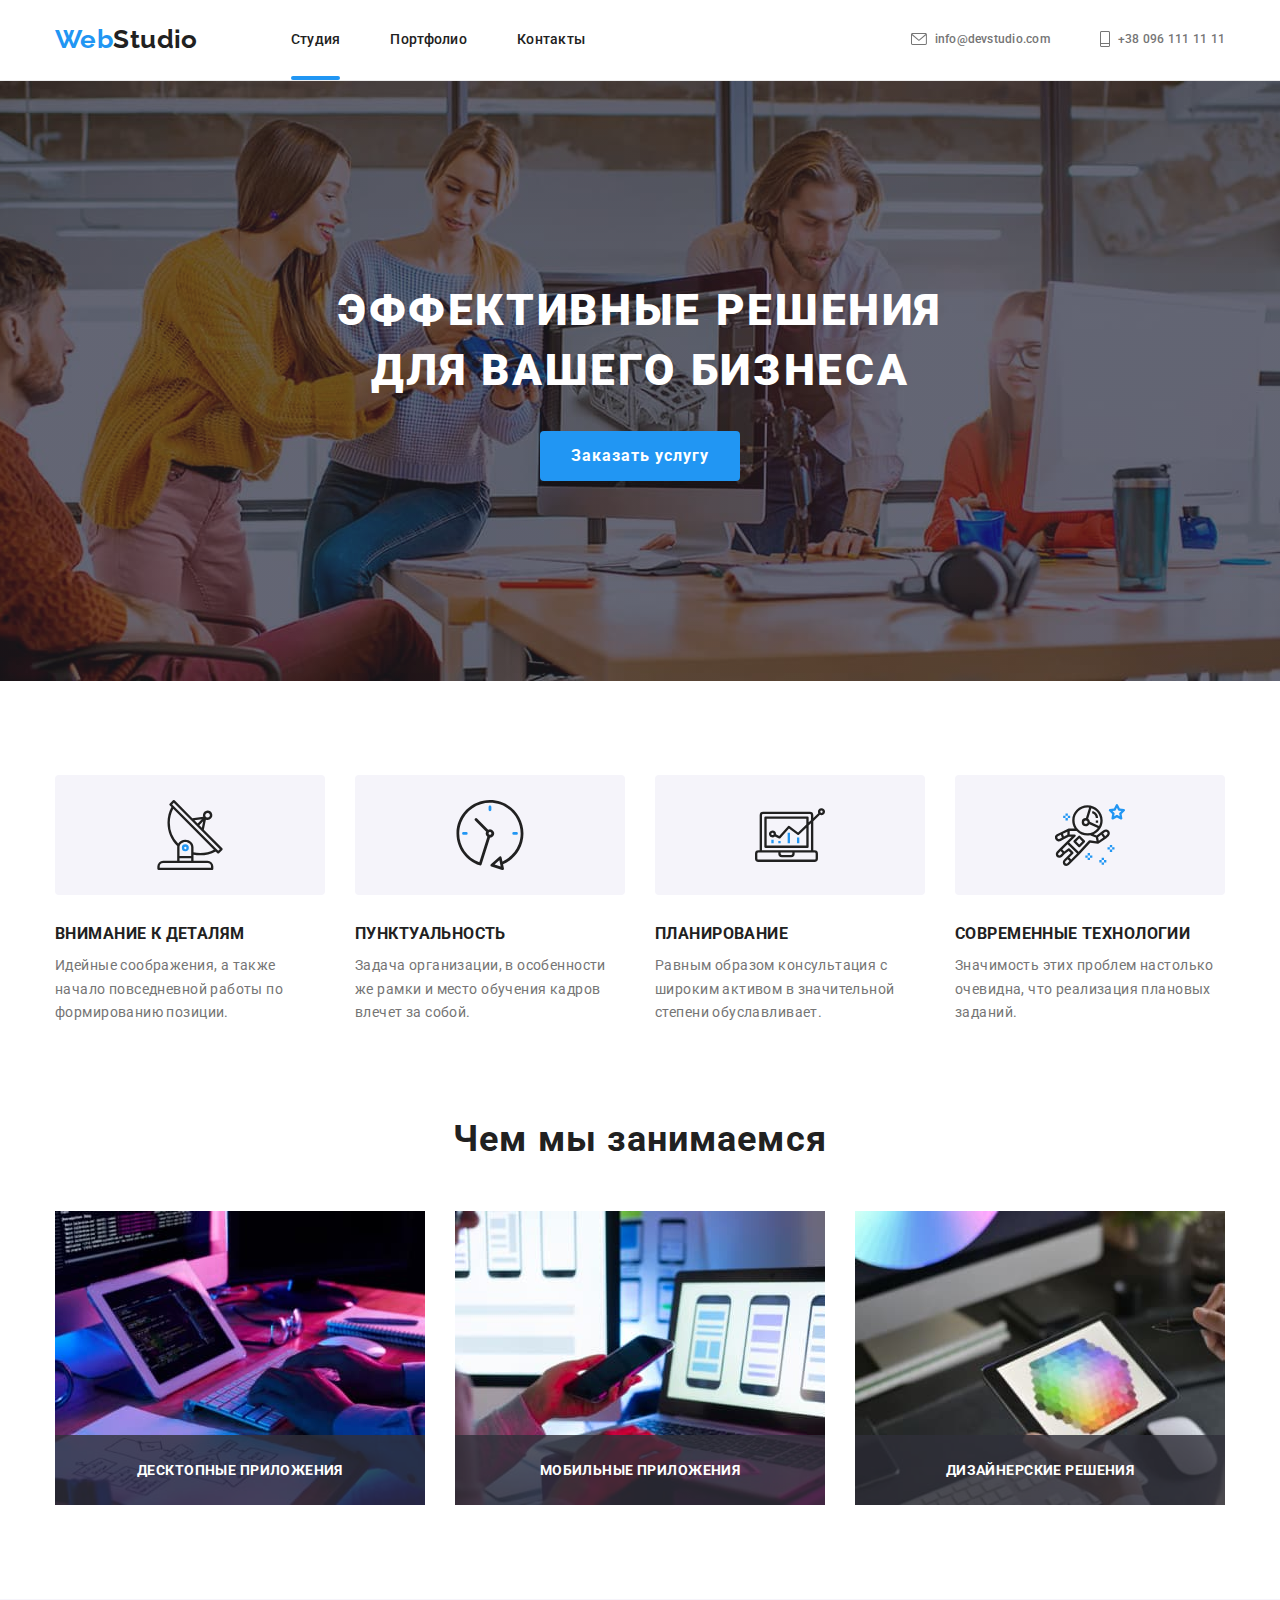
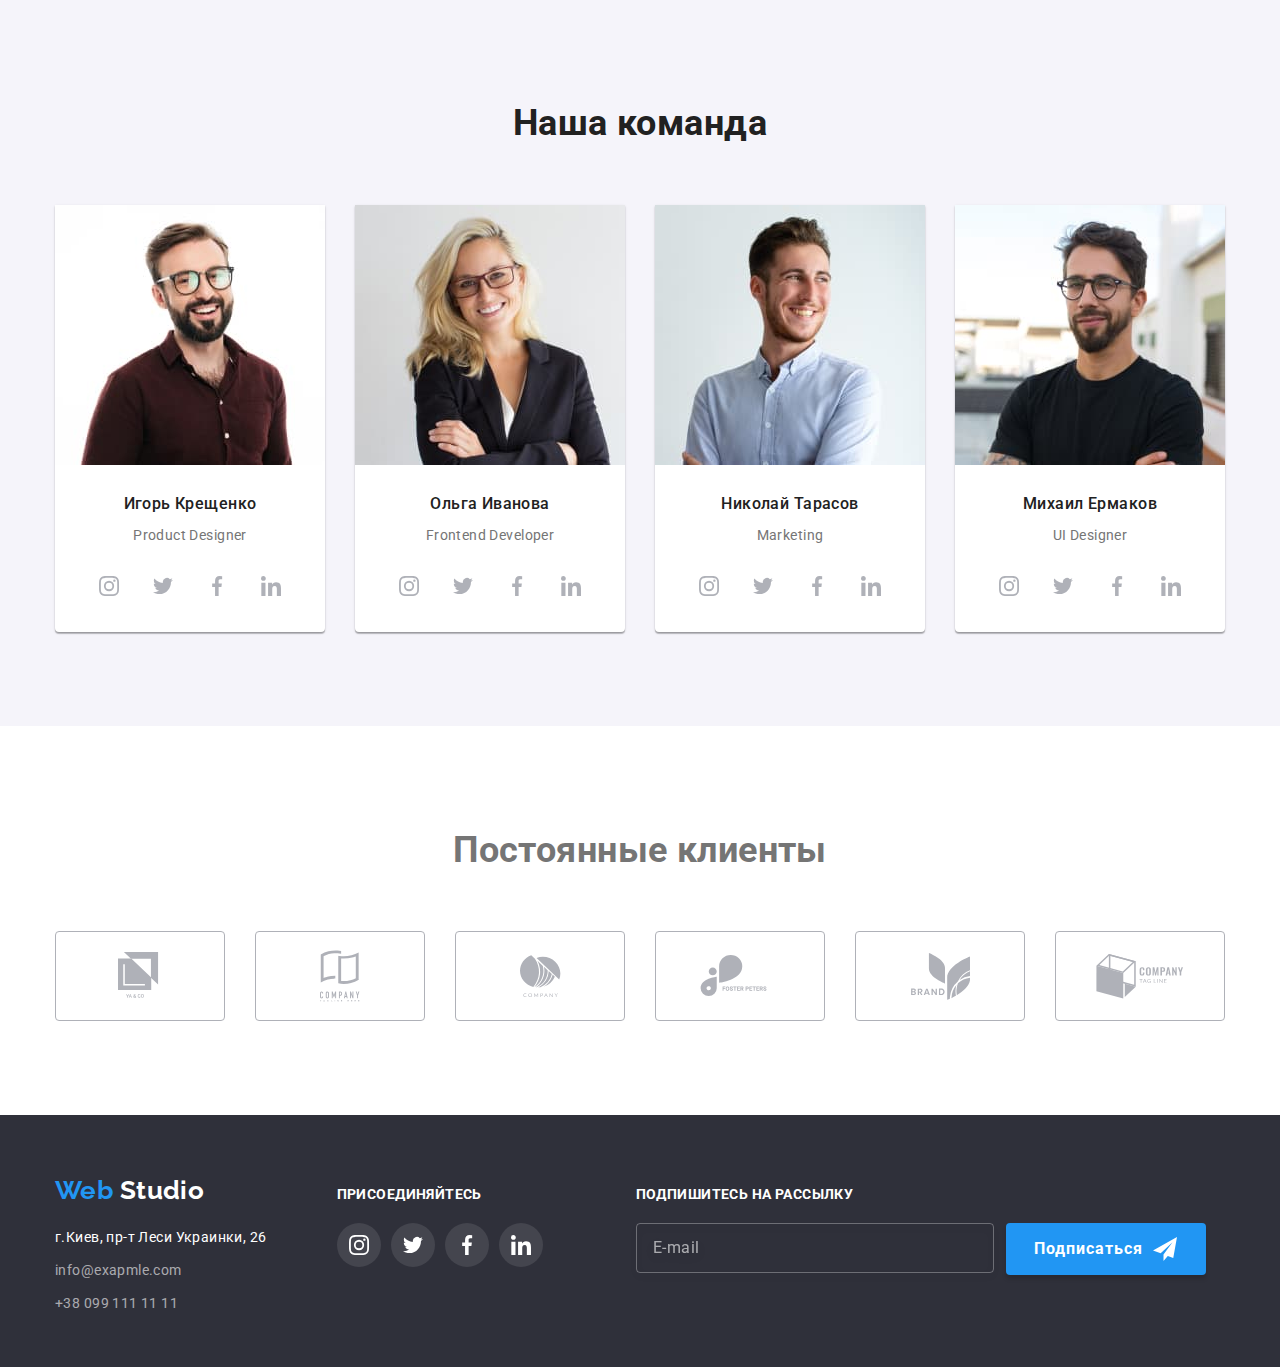
<file: index.html>
<!DOCTYPE html>
<html lang="ru">
<head>
    <meta charset="UTF-8">
    <meta name="viewport" content="width=device-width, initial-scale=1.0">
    <title>Homework</title>
    <link href="https://fonts.googleapis.com/css2?family=Raleway:wght@700&family=Roboto:wght@400;500;700;900&display=swap" rel="stylesheet">
        <link rel="stylesheet" href="https://cdnjs.cloudflare.com/ajax/libs/modern-normalize/1.0.0/modern-normalize.css">
    <link rel="stylesheet" href="./css/main.min.css">
</head>
<body>

    <!-- Хэдэр  -->
    
    <header class="header-page">
        <div class="container main-nav">
       
        <a href="./index.html" class="nav-logo">Web <span class="logo-studio">Studio</span></a>

        <button type="button" class="menu-btn" aria-expanded="false" data-menu-button>
            <svg width="40" height="40" aria-label="Переключатель мобильного меню">
                <use class="icon-menu" href="./img/sprite.svg#icon-menu"></use>
                <use class="icon-cross" href="./img/sprite.svg#icon-menu-close"></use>             
            </svg>
        </button>
        
        <div class="menu-container" id="menu-container" data-menu>
            <nav class="site-nav">
            <ul class="list nav-list">
                <li class="item"><a href="" class="site-link current">Студия</a></li>
                <li class="item"><a href="./portfolio.html" class="site-link">Портфолио</a></li>
                <li class="item"><a href="#contacts" class="site-link">Контакты</a></li>
            </ul>
            </nav>
            
            
            <ul class="list info-list">
                <li class="item">
                    <a href="mailto:info@devstudio.com" class="info-link">
                        <svg class="icon" width="16" height="12">
                            <use href="./img/sprite.svg#icon-envelope"></use>
                        </svg>
                        info@devstudio.com
                    </a>
                </li>
            
                <li class="item">
                    <a href="tel:+380991111111" class="info-link">
                        <svg class="icon" width="10" height="16">
                            <use href="./img/sprite.svg#icon-phone"></use>
                        </svg>
                        +38 096 111 11 11
                    </a>
                </li>
            </ul>
        </div> 
      </div>
    </header>

    <main>
               <!-- Герой -->
    
        <section class="hero">   
           <div class="container hero-cont">
            <h1 class="hero-title">Эффективные решения<br> для вашего бизнеса</h1>

             <button class="btn" data-modal-open>Заказать услугу</button>

                        <div class="backdrop is-hidden" data-modal>
                            <div class="modal">
                                
                                <!-- Форма -->

                        <button class="btn-close" data-modal-close>
                            <svg class="icon-close" width="18" height="18">
                                <use href="./img/sprite.svg#icon-modal-btnclose"></use>
                            </svg>
                        </button>

                 <form class="form">
               <h1 class="form-title">Оставьте свои данные, мы вам перезвоним</h1>
                                 
                        <ul class="list form-list">

                            <li class="form-item">
                                <label class="form-field">
                                    <span class="field-title">Имя</span>                
                            <input class="input-form" type="text" name="name">
                                <svg class="icon-form">
                                    <use href="./img/sprite.svg#icon-modal-name"></use>
                                </svg>         
                        </label>
                    </li>
                                                                            
                            <li class="form-item">
                                    <label class="form-field">
                                        <span class="field-title">Телефон</span>
                                        <input class="input-form" type="tel" name="tel">
                                        <svg class="icon-form">
                                            <use href="./img/sprite.svg#icon-modal-tel"></use>
                                        </svg>
                                    </label>
                        </li>
                                                                                                    
                            <li class="form-item">
                                <label class="form-field" for="mail">
                            <span class="field-title">Почта</span>
                            <input class="input-form" type="email">
                            <svg class="icon-form">
                                <use href="./img/sprite.svg#icon-modal-mail"></use>
                            </svg>
                        </label>
                    </li>
                        </ul>             
                             
                            <label class="form-field text-area" for="comment">
                                <span class="field-title">Комментарий</span>
                        <textarea class="textarea-field" name="comment" placeholder="Введите текст"></textarea>
                    </label>
                    
                    <!-- Checkbox -->

                   <label class="checkbox-field">
                        <input type="checkbox" name="licence" class="checkbox">
                        <span class="checkbox-label">
                            Соглашаюсь с рассылкой и принимаю &zwnj;<a href="#" class="checkbox-link">Условия
                                договора</a></span>
                   </label>

                    <button class="btn-submit" type="submit">Отправить</button>
            </form>
            </div>
        </div>
            </div>                          
        </section>

                       <!-- Детали -->

    <section class="features">
        <h2 class="visually-hidden">План</h2>

 <div class="container">
     <ul class="list features-list">
         
    <li class="item features-item">
        <div class="icon-box">
            <svg class="icon" widht="70" height="70">
                <use href="./img/sprite.svg#icon-antenna"></use>
            </svg>
        </div>
        <h3 class="features-title">Внимание к деталям</h3>
        <p class="features-text">Идейные соображения, а также начало повседневной работы по формированию позиции.</p>
    </li>

    <li class="item features-item">
        <div class="icon-box">
            <svg class="icon" width="70" height="70">
                <use href="./img/sprite.svg#icon-clock"></use>
            </svg>
        </div>
        <h3 class="features-title">Пунктуальность</h3>
        <p class="features-text">Задача организации, в особенности же рамки и место обучения кадров влечет за собой.</p>
    </li>

    <li class="item features-item">
        <div class="icon-box">
            <svg class="icon"  width="70" height="70">
                <use href="./img/sprite.svg#icon-diagram"></use>
            </svg>
        </div>
        <h3 class="features-title">Планирование</h3>
        <p class="features-text">Равным образом консультация с широким активом в значительной степени обуславливает.</p>
    </li>

    <li class="item features-item">
    <div class="icon-box">
        <svg class="icon" width="70" height="70">
            <use href="./img/sprite.svg#icon-astronaut"></use>
        </svg>
    </div>
        <h3 class="features-title">Современные технологии</h3>
        <p class="features-text">Значимость этих проблем настолько очевидна, что реализация плановых заданий.</p>
    </li>
</ul>
</div>
    </section>

    <!-- Чем занимаемся -->
    <section class="occupation">        
     <div class="container">
        <h2 class="occupation-title">Чем мы занимаемся</h2>

        <ul class="list occupation-pics">
            <li class="item">
                <div class="thumb-occup">
                    <img srcset="./img/occup/occup1-@1x.jpg 1x, ./img/occup/occup1-@2x.jpg 2x"
                    src="./img/occup/occup1-@1x.jpg" alt="руки на клавиатуре" width="370">
                    
                    <div class="occup-overlay">
                        <p class="occup-overlay-text">Десктопные приложения</p>
                    </div>
                </div>
            </li>

            <li class="item">
                <div class="thumb-occup">
                    <img srcset="./img/occup/occup2-@1x.jpg 1x, ./img/occup/occup2-@2x.jpg 2x"
                    src="./img/occup2.jpg" alt="телефон в руке" width="370">
                    <div class="occup-overlay">
                        <p class="occup-overlay-text">Мобильные приложения</p>
                    </div>
                </div>
            </li>

            <li class="item">
                <div class="thumb-occup">
                    <img srcset="./img/occup/occup3-@1x.jpg 1x, ./img/occup/occup3-@2x.jpg 2x"
                    src="./img/occup3.jpg" alt="планшет" width="370">
                    <div class="occup-overlay">
                        <p class="occup-overlay-text">Дизайнерские решения</p>
                    </div>
                </div>
            </li>     
    </ul>
     </div>
    </section>

    <!-- Команда -->

    <section class="team">
       <div class="container">
        <h2 class="team-title">Наша команда</h2>

        <ul class="list team-list" >
            <li class="item team-card">
                <picture>
                    <source srcset="./img/team/team-1/1-desk@1x.jpg 1x,
                                                        ./img/team/team-1/1-desk@2x.jpg 2x" media="(min-width:1200px)">
                    <source srcset="./img/team/team-1/1-tablet@1x.jpg 1x,
                                                                    ./img/team/team-1/1-tablet@2x.jpg 2x"
                        media="(min-width:768px)">
                    <source srcset="./img/team/team-1/1-mob@1x.jpg 1x,
                                                        ./img/team/team-1/1-mob@2x.jpg 2x" media="(max-width:767px)">
                    <img class="team__image" src="./img/team/team-1/1-mob@1x.jpg" alt="Игорь Крещенко"
                        width="450">
                </picture>
                <h3 class="team-names">Игорь Крещенко</h3>
                <p class="team-text">Product Designer</p>

                <ul class="list social-list">
                    <li class="social-item">
                        <a href="" class="link social-link">
                            <svg class="icon" widht="20" height="20">
                                <use href="./img/sprite.svg#icon-instagram"></use>
                            </svg>
                        </a>
                    </li>

                    <li class="social-item">
                        <a href="" class="link social-link">
                            <svg class="icon" widht="20" height="20">
                                <use href="./img/sprite.svg#icon-twitter"></use>
                            </svg>
                        </a>
                    </li>

                    <li class="social-item">
                        <a href="" class="link social-link">
                            <svg class="icon" widht="20" height="20">
                                <use href="./img/sprite.svg#icon-facebook"></use>
                            </svg>
                        </a>
                    </li>

                    <li class="social-item">
                        <a href="" class="link social-link">
                            <svg class="icon" widht="20" height="20">
                                <use href="./img/sprite.svg#icon-linkedin"></use>
                            </svg>
                        </a>
                    </li>
                </ul>
            </li>
 
            <li class="item team-card">
                <picture>
                    <source srcset="./img/team/team-2/2-desk@1x.jpg 1x,
                                                                        ./img/team/team-2/2-desk@2x.jpg 2x" media="(min-width:1200px)">
                    <source srcset="./img/team/team-2/2-tablet@1x.jpg 1x,
                                                                                    ./img/team/team-2/2-tablet@2x.jpg 2x"
                        media="(min-width:768px)">
                    <source srcset="./img/team/team-2/2mob@x1.jpg 1x,
                                                                        ./img/team/team-2/2-mob@2x.jpg 2x" media="(max-width:767px)">
                    <img class="team__image" src="./img/team/team-2/2-mob@1x.jpg 1x" alt="Ольга Иванова" width="450">
                </picture>
                <h3 class="team-names">Ольга Иванова</h3>
                <p class="team-text">Frontend Developer</p>

                <ul class="list social-list">
                    <li class="social-item">
                        <a href="" class="link social-link">
                            <svg class="icon" widht="20" height="20">
                                <use href="./img/sprite.svg#icon-instagram"></use>
                            </svg>
                        </a>
                    </li>
                    <li class="social-item">
                        <a href="" class="link social-link">
                            <svg class="icon" widht="20" height="20">
                                <use href="./img/sprite.svg#icon-twitter"></use>
                            </svg>
                        </a>
                    </li>
                    <li class="social-item">
                        <a href="" class=" link social-link">
                            <svg class="icon" widht="20" height="20">
                                <use href="./img/sprite.svg#icon-facebook"></use>
                            </svg>
                        </a>
                    </li>
                    <li class="social-item">
                        <a href="" class="link social-link">
                            <svg class="icon" widht="20" height="20">
                                <use href="./img/sprite.svg#icon-linkedin"></use>
                            </svg>
                        </a>
                    </li>
                </ul>
            </li>

            <li class="item team-card">
                <picture>
                    <source srcset="./img/team/team-3/3-desk@1x.jpg 1x,
                          ./img/team/team-3/3-desk@2x.jpg 2x" media="(min-width:1200px)">
                    <source srcset="./img/team/team-3/3-tablet@1x.jpg 1x,
                             ./img/team/team-3/3-tablet@2x.jpg 2x"
                        media="(min-width:768px)">
                    <source srcset="./img/team/team-3/3-mob@1x.jpg 1x,
                             ./img/team/team-3/3-mob@2x.jpg 2x" media="(max-width:767px)">
                    <img class="team__image" src="./img/team/team-3/3-mob@1x.jpg" alt="Николай Тарасов" width="450">
                </picture>
                <h3 class="team-names">Николай Тарасов</h3>
                <p class="team-text">Marketing</p>

                <ul class="list social-list">
                    <li class="social-item">
                        <a href="" class="link social-link">
                            <svg class="icon" widht="20" height="20">
                                <use href="./img/sprite.svg#icon-instagram"></use>
                            </svg>
                        </a>
                    </li>
                    <li class="social-item">
                        <a href="" class="link social-link">
                            <svg class="icon" widht="20" height="20">
                                <use href="./img/sprite.svg#icon-twitter"></use>
                            </svg>
                        </a>
                    </li>
                    <li class="social-item">
                        <a href="" class="link social-link">
                            <svg class="icon" widht="20" height="20">
                                <use href="./img/sprite.svg#icon-facebook"></use>
                            </svg>
                        </a>
                    </li>
                    <li class="social-item">
                        <a href="" class="link social-link">
                            <svg class="icon" widht="20" height="20">
                                <use href="./img/sprite.svg#icon-linkedin"></use>
                            </svg>
                        </a>
                    </li>
                </ul>
            </li>

            <li class="item team-card">
                <picture>
                    <source srcset="./img/team/team-4/4desk@1x.jpg 1x,
                         ./img/team/team-4/4desk@2x.jpg 2x" media="(min-width:1200px)">
                    <source srcset="./img/team/team-4/4tablet@1x.jpg 1x,
                            ./img/team/team-4/4tablet@2x.jpg 2x" media="(min-width:768px)">
                    <source srcset="./img/team/team-4/4mob@2x.jpg 1x,
                         ./img/team/team-4/4mob@2x.jpg 2x" media="(max-width:767px)">
                    <img class="team__image" src="./img/team/team-4/4mob@1x.jpg" alt="Михаил Ермаков" width="450">
                </picture>
           
                <h3 class="team-names">Михаил Ермаков</h3>
                <p class="team-text">UI Designer</p>

                <ul class="list social-list">
                    <li class="social-item">
                        <a href="" class="link social-link">
                            <svg class="icon" widht="20" height="20">
                                <use href="./img/sprite.svg#icon-instagram"></use>
                            </svg>
                        </a>
                    </li>
                    <li class="social-item">
                        <a href="" class="link social-link">
                            <svg class="icon" widht="20" height="20">
                                <use href="./img/sprite.svg#icon-twitter"></use>
                            </svg>
                        </a>
                    </li>
                    <li class="social-item">
                        <a href="" class="link social-link">
                            <svg class="icon" widht="20" height="20">
                                <use href="./img/sprite.svg#icon-facebook"></use>
                            </svg>
                        </a>
                    </li>
                    <li class="social-item">
                        <a href="" class="link social-link">
                            <svg class="icon" widht="20" height="20">
                                <use href="./img/sprite.svg#icon-linkedin"></use>
                            </svg>
                        </a>
                    </li>
                </ul>
            </li>      
        </ul>
       </div>
    </section>

    <!-- Клиенты -->

    <section class="clients">
        <div class="container">
            <h4 class="client-title">Постоянные клиенты</h4>

            <ul class="list client-list">
                <li class="item">
                   <a href="" class="link client-link">
                    <svg class="icon" width="44.3" height="49" >
                        <use href="./img/sprite.svg#icon-client1"></use>
                    </svg>
                   </a>
                </li>

                <li class="item">
                    <a href="" class="link client-link">
                        <svg class="icon" width="40" height="52" >
                            <use href="./img/sprite.svg#icon-client2"></use>
                        </svg>
                    </a>
                </li>
                <li class="item">
                    <a href="" class="link client-link">
                        <svg class="icon" width="41" height="42.6" >
                            <use href="./img/sprite.svg#icon-client3"></use>
                        </svg>
                    </a>
                </li>

                <li class="item">
                    <a href="" class="link client-link">
                        <svg class="icon" width="80" height="42" >
                            <use href="./img/sprite.svg#icon-client4"></use>
                        </svg>
                    </a>
                </li>

                <li class="item">
                    <a href="" class="link client-link">
                        <svg class="icon" width="59" height="47">
                            <use href="./img/sprite.svg#icon-client5"></use>
                        </svg>
                    </a>
                </li>

                <li class="item">
                    <a href="" class="link client-link">
                        <svg class="icon" width="88" height="45">
                            <use href="./img/sprite.svg#icon-client6"></use>
                        </svg>
                    </a>
                </li>

            </ul>
        </div>

    </section>
</main>

<!-- Футер -->
    <footer class="footer">
       <div class="container footer-cont">

            <div class="address-footer">
                <a href="./index.html" class="footer-logo">Web <span class="footer-span">Studio</span></a>
            
                <address id="contacts" class="f-address">
                    <p class="f-address-text">г.Киев, пр-т Леси Украинки, 26</p>
            
                    <ul class="list footer-list">
                        <li class="item">
                            <a href="mailto:info@exapmle.com" class="footer-info">info@exapmle.com</a>
                        </li>
                        <li class="item">
                            <a href="tel:+380991111111" class="footer-info">+38 099 111 11 11</a>
                        </li>
                    </ul>
                </address>
            </div>
            
            <!-- footer-social -->
            
            <div class="footer-social">
                <p class="footer-social-title">присоединяйтесь</p>
            
                <ul class="list social-list">
                    <li class="social-item">
                        <a href="" class="link social-link-footer">
                            <svg class="icon" widht="20" height="20">
                                <use href="./img/sprite.svg#icon-instagram"></use>
                            </svg>
                        </a>
                    </li>
            
                    <li class="social-item">
                        <a href="" class="link social-link-footer">
                            <svg class="icon" widht="20" height="20">
                                <use href="./img/sprite.svg#icon-twitter"></use>
                            </svg>
                        </a>
                    </li>
            
                    <li class="social-item">
                        <a href="" class="link social-link-footer">
                            <svg class="icon" widht="20" height="20">
                                <use href="./img/sprite.svg#icon-facebook"></use>
                            </svg>
                        </a>
                    </li>
            
                    <li class="social-item">
                        <a href="" class=" link social-link-footer">
                            <svg class="icon" widht="20" height="20">
                                <use href="./img/sprite.svg#icon-linkedin"></use>
                            </svg>
                        </a>
                    </li>
                </ul>
            </div>
       
<!-- footer-form -->

      <form class="footer-form">            
                <b  class="subs-title">Подпишитесь на рассылку</b>

                <div class="subs-div">
                <input class="input-subscribe" type="email" name="E-mail" id="email" placeholder="E-mail">
                
                <button class="btn-subscribe" type="submit">Подписаться
                    <svg class="btn-icon" width="24" height="24">
                        <use href="./img/sprite.svg#icon-send"></use>
                    </svg>
                </button>
                </div>
            </form>
    </div>
    </footer>
    <script src="./js/modal.js"></script>
    <script src="./js/menu.js"></script>
</body>
</html>
</file>
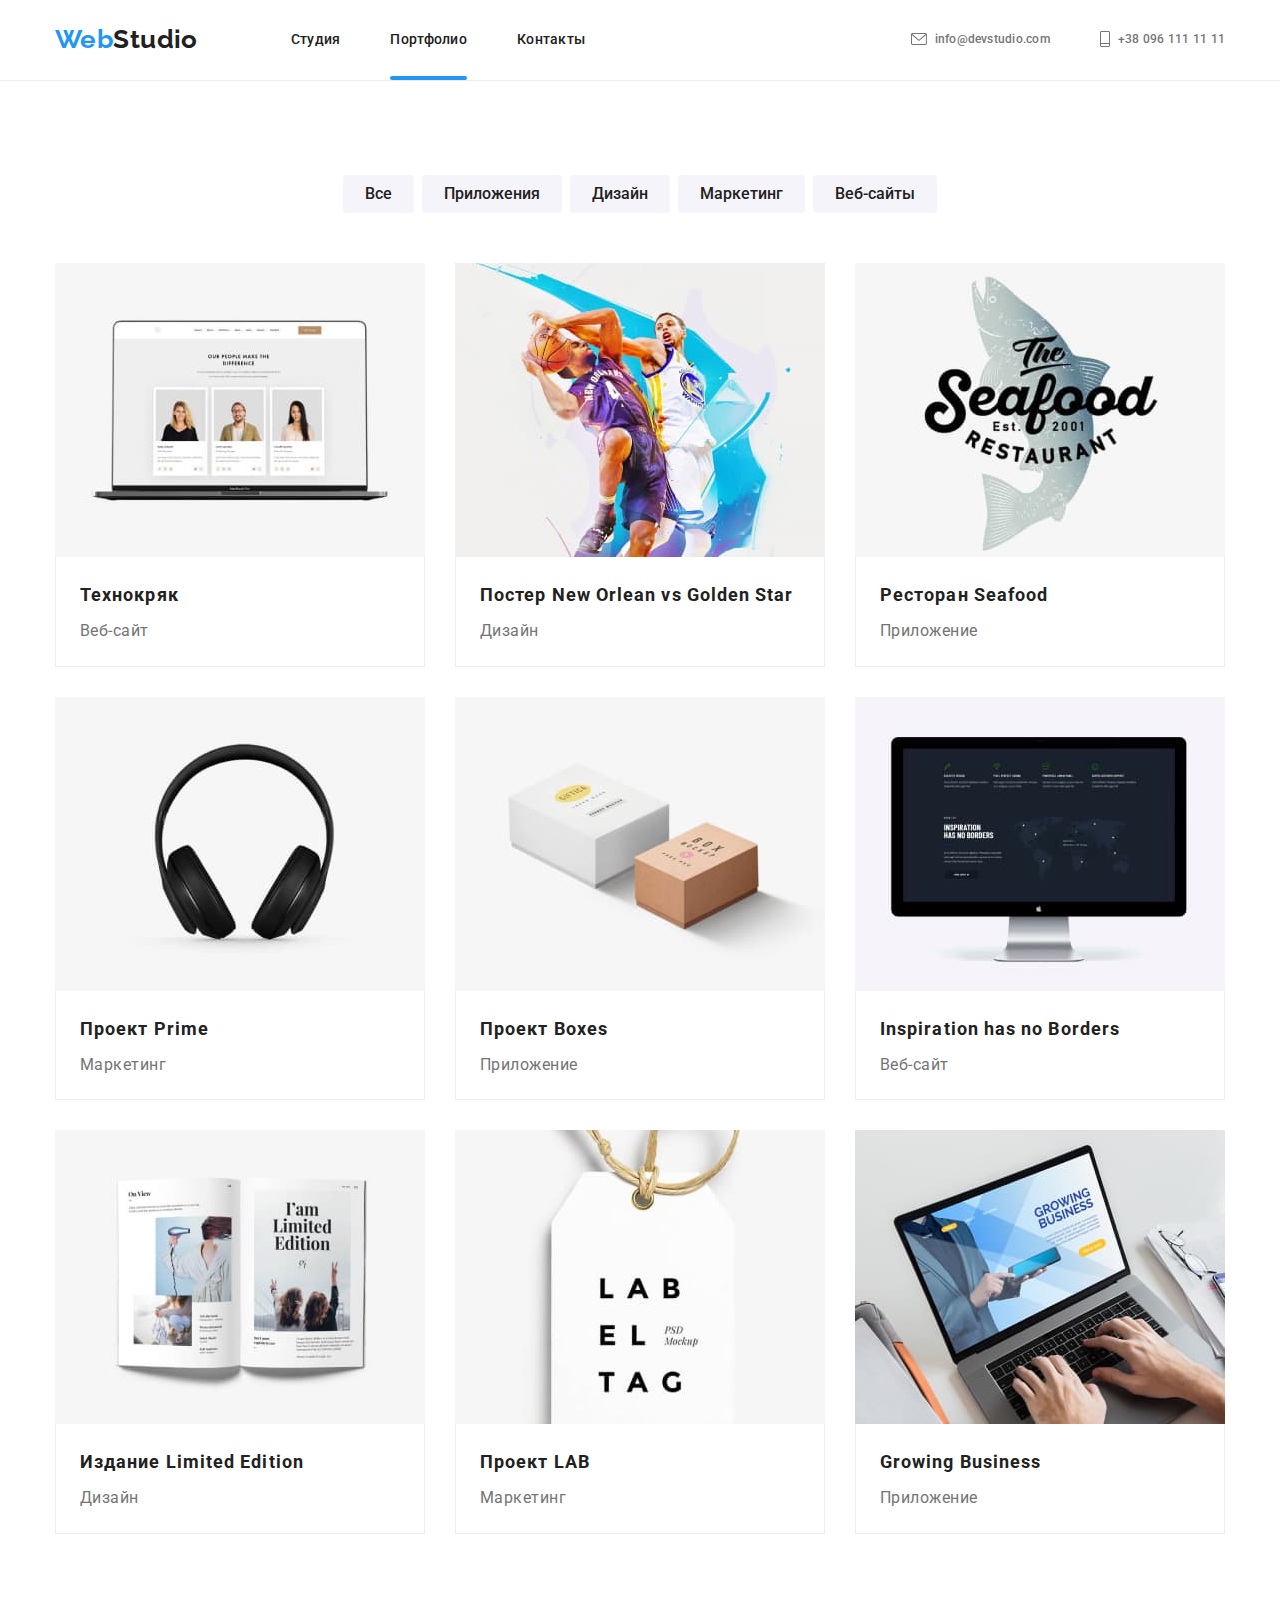
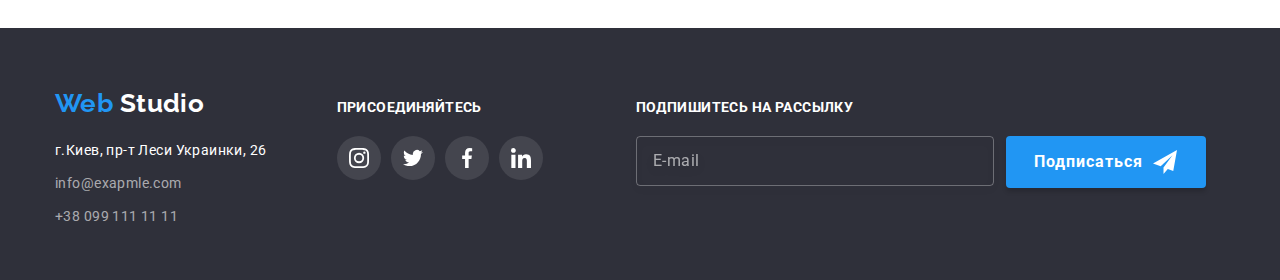
<file: portfolio.html>
<!DOCTYPE html>
<html lang="ru">
<head>
    <meta charset="UTF-8">
    <meta name="viewport" content="width=device-width, initial-scale=1.0">
    <title>Portfolio</title>
    <link href="https://fonts.googleapis.com/css2?family=Raleway:wght@700&family=Roboto:wght@400;500;700;900&display=swap"
        rel="stylesheet">
        <link rel="stylesheet" href="https://cdnjs.cloudflare.com/ajax/libs/modern-normalize/1.0.0/modern-normalize.css">
    <link rel="stylesheet" href="./css/portfolio.min.css">
</head>
<body>

       <!-- Хэдэр  -->
       <header class="header-page">
            <div class="container main-nav">

        <a href="./index.html" class="nav-logo">Web<span class="logo-studio"> Studio</span></a>

        <button type="button" class="menu-btn" aria-expanded="false" data-menu-button>
            <svg width="40" height="40" aria-label="Переключатель мобильного меню">
                <use class="icon-menu" href="./img/sprite.svg#icon-menu"></use>
                <use class="icon-cross" href="./img/sprite.svg#icon-menu-close"></use>
            </svg>
        </button>

<div class="menu-container" id="menu-container" data-menu>
    <nav class="site-nav">
        <ul class="list nav-list">
            <li class="item"><a href="./index.html" class="site-link">Студия</a></li>
            <li class="item"><a href="" class="site-link  current">Портфолио</a></li>
            <li class="item"><a href="#contacts" class="site-link">Контакты</a></li>
        </ul>       
       </nav>
    

       <ul class="list info-list">
        <li class="item">
            <a href="mailto:info@devstudio.com" class="info-link">
                <svg class="icon" width="16" height="12">
                    <use href="./img/sprite.svg#icon-envelope"></use>
                </svg>
                info@devstudio.com
            </a>
        </li>
            
        <li class="item">
            <a href="tel:+380991111111" class="info-link">
                <svg class="icon" width="10" height="16">
                    <use href="./img/sprite.svg#icon-phone"></use>
                </svg>
                +38 096 111 11 11
            </a>
        </li>
    </ul>
    </div>
      </div>
    </header>

     <!-- Фильтры -->
     <main>
         
     <section class="filter">
         <div class="container">
        <h1 class="visually-hidden">Портфолио</h1>
         <ul class="list filter-list">
             <li class="item"><button type="button" class="filter-link">Все</button></li>
             <li class="item"><button type="button" class="filter-link">Приложения</button></li>
             <li class="item"><button type="button" class="filter-link">Дизайн</button></li>
             <li class="item"><button type="button" class="filter-link">Маркетинг</button></li>
             <li class="item"><button type="button" class="filter-link">Веб-сайты</button></li>
         </ul>
        
     <!-- Оффер -->
    <ul class="list offer-list">

        <li class="offer-card">
            <a href="#" class="offer-link">
            <div class="offer-thumb">
                <picture>
                    <source srcset="./img/portfolio/1/1desk@1x.jpg 1x,
                                         ./img/portfolio/1/1desk@2x.jpg 2x"
                        media="(min-width:1200px)">
                    <source srcset="./img/portfolio/1/1tablet@1x.jpg 1x,
                                     ./img/portfolio/1/1tablet@2x.jpg 2x"
                        media="(min-width:768px)">
                    <source srcset="./img/portfolio/1/1mob@1x.jpg 1x,
                                      ./img/portfolio/1/1mob@2x.jpg 2x"
                        media="(max-width:767px)">
                    <img class="gallery__image" src="./img/portfolio/1/1mob@1x.jpg"
                        alt="ноутбук" width="450">
                </picture>
                <!-- <img class="thumb-img" src="./img/laptop1.jpg" alt="ноутбук" width="370"> -->
                <div class="offer-overlay">
                    <p class="overlay-text">Технокряк это современная площадка распространения коронавируса. Компании используют эту платформу для цифрового
                    шпионажа и атак на защищённые сервера конкурентов.</p>
                </div>
            </div>
            <div class="card-description">
            <h2 class="offer-title">Технокряк</h2>
            <p class="offer-text">Веб-сайт</p>
        </div>
    </a>
        </li>

        <li class="offer-card">
            <a href="#" class="offer-link">
            <div class="offer-thumb">
                <picture>
                    <source srcset="./img/portfolio/2/2desk@1x.jpg 1x,
                                                         ./img/portfolio/2/2desk@2x.jpg 2x" media="(min-width:1200px)">
                    <source srcset="./img/portfolio/2/2tab@1x.jpg 1x,
                                                     ./img/portfolio/2/2tab@2x.jpg 2x" media="(min-width:768px)">
                    <source srcset="./img/portfolio/2/2mob@1x.jpg 1x,
                                                      ./img/portfolio/2/2mob@2x.jpg 2x" media="(max-width:767px)">
                    <img class="gallery__image" src="./img/portfolio/2/2mob@1x.jpg" alt="баскетбол" width="450">
                </picture>
                <!-- <img class="thumb-img" src="./img/basketball2.jpg" alt="баскетбол" > -->
                <div class="offer-overlay">
                    <p class="overlay-text">Технокряк это современная площадка распространения коронавируса. Компании используют эту
                        платформу для цифрового
                        шпионажа и атак на защищённые сервера конкурентов.</p>
                </div>
            </div>
            <div class="card-description">
            <h2 class="offer-title">Постер New Orlean vs Golden Star</h2>
            <p class="offer-text">Дизайн</p>
        </div>
    </a>
        </li>

        <li class="offer-card">
            <a href="#" class="offer-link">
           <div class="offer-thumb">
            <picture>
                <source srcset="./img/portfolio/3/3desk@1x.jpg 1x,
                                                     ./img/portfolio/3/3desk@2x.jpg 2x" media="(min-width:1200px)">
                <source srcset="./img/portfolio/3/3tablet@1x.jpg 1x,
                                                 ./img/portfolio/3/3tablet@2x.jpg 2x" media="(min-width:768px)">
                <source srcset="./img/portfolio/3/3mob@1x.jpg 1x,
                                                  ./img/portfolio/3/3mob@2x.jpg 2x" media="(max-width:767px)">
                <img class="gallery__image" src="./img/portfolio/3/3mob@1x.jpg" alt="название ресторана" width="450">
            </picture>

                <!-- <img class="thumb-img" src="./img/seafood3.jpg" alt="ресторан" > -->
                <div class="offer-overlay">
                    <p class="overlay-text">Технокряк это современная площадка распространения коронавируса. Компании используют эту
                        платформу для цифрового
                        шпионажа и атак на защищённые сервера конкурентов.</p>
                </div>
           </div>
               
            <div class="card-description">
            <h2 class="offer-title">Ресторан Seafood</h2>
            <p class="offer-text">Приложение</p>
            </div>
        </a>
        </li>

        <li class="offer-card">
            <a href="#" class="offer-link">
                
            <div class="offer-thumb">
                <picture>
                    <source srcset="./img/portfolio/4/4desk@1x.jpg 1x,
                                                                     ./img/portfolio/4/4desk@2x.jpg 2x" media="(min-width:1200px)">
                    <source srcset="./img/portfolio/4/4tablet@1x.jpg 1x,
                                                                 ./img/portfolio/4/4tablet@2x.jpg 2x" media="(min-width:768px)">
                    <source srcset="./img/portfolio/4/4mob@1x.jpg 1x,
                                                                  ./img/portfolio/4/4mob@2x.jpg 2x" media="(max-width:767px)">
                    <img class="gallery__image" src="./img/portfolio/4/4mob@1x.jpg" alt="наушники" width="450">
                </picture>
                <!-- <img class="thumb-img" src="./img/speakers4.jpg" alt="наушники" > -->
                <div class="offer-overlay">
                    <p class="overlay-text">Технокряк это современная площадка распространения коронавируса. Компании используют эту
                        платформу для цифрового
                        шпионажа и атак на защищённые сервера конкурентов.</p>
                </div>
            </div>
            <div class="card-description">
            <h2 class="offer-title">Проект Prime</h2>
            <p class="offer-text">Маркетинг</p>
            </div>
        </a>
        </li>

        <li class="offer-card">
            <a href="#" class="offer-link">
            <div class="offer-thumb">
                <picture>
                    <source srcset="./img/portfolio/5/5desk@1x.jpg 1x,
                                                    ./img/portfolio/5/5desk@2x.jpg 2x"
                        media="(min-width:1200px)">
                    <source srcset="./img/portfolio/5/5tablet@1x.jpg 1x,
                                               ./img/portfolio/5/5tablet@2x.jpg 2x"
                        media="(min-width:768px)">
                    <source srcset="./img/portfolio/5/5mob@1x.jpg 1x,
                                                 ./img/portfolio/5/5mob@2x.jpg 2x"
                        media="(max-width:767px)">
                    <img class="gallery__image" src="./img/portfolio/5/5mob@1x.jpg" alt="коробочки" width="450">
                </picture>
                <!-- <img class="thumb-img" src="./img/boxes5.jpg" alt="коробочки" > -->
                <div class="offer-overlay">
                    <p class="overlay-text">Технокряк это современная площадка распространения коронавируса. Компании используют эту
                        платформу для цифрового
                        шпионажа и атак на защищённые сервера конкурентов.</p>
                </div>
            </div>
            <div class="card-description">
            <h2 class="offer-title">Проект Boxes</h2>
            <p class="offer-text">Приложение</p>
            </div>
        </a>
        </li>

        <li class="offer-card">
            <a href="#" class="offer-link">
         <div class="offer-thumb">
            <picture>
                <source srcset="./img/portfolio/6/6desk@1x.jpg 1x,
                                                                ./img/portfolio/6/6desk@2x.jpg 2x" media="(min-width:1200px)">
                <source srcset="./img/portfolio/6/6tab@1x.jpg 1x,
                                                           ./img/portfolio/6/6tab@2x.jpg 2x" media="(min-width:768px)">
                <source srcset="./img/portfolio/6/6mob@1x.jpg 1x,
                                                             ./img/portfolio/6/6mob@2x.jpg 2x" media="(max-width:767px)">
                <img class="gallery__image" src="./img/portfolio/6/6mob@1x.jpg" alt="монитор" width="450">
            </picture>
                <!-- <img class="thumb-img" src="./img/screen6.jpg" alt="монитор" > -->
                <div class="offer-overlay">
                    <p class="overlay-text">Технокряк это современная площадка распространения коронавируса. Компании используют эту
                        платформу для цифрового
                        шпионажа и атак на защищённые сервера конкурентов.</p>
                </div>
         </div>
            <div class="card-description">
            <h2 class="offer-title">Inspiration has no Borders</h2>
            <p class="offer-text">Веб-сайт</p>
            </div>
        </a>
        </li>

        <li class="offer-card">
            <a href="#" class="offer-link">
           <div class="offer-thumb">
                <picture>
                    <source srcset="./img/portfolio/7/7desk@1x.jpg 1x,
                                                                      ./img/portfolio/7/7desk@2x.jpg 2x"
                        media="(min-width:1200px)">
                    <source srcset="./img/portfolio/7/7tab@1x.jpg 1x,
                                                                ./img/portfolio/7/7tab@2x.jpg 2x"
                        media="(min-width:768px)">
                    <source srcset="./img/portfolio/7/7mob@1x.jpg 1x,
                                                                  ./img/portfolio/7/7mob@2x.jpg 2x"
                        media="(max-width:767px)">
                    <img class="gallery__image" src="./img/portfolio/7/7mob@1x.jpg" alt="журнал" width="450">
                </picture>
                <!-- <img class="thumb-img" src="./img/book7.jpg" alt="журнал" > -->
                <div class="offer-overlay">
                    <p class="overlay-text">Технокряк это современная площадка распространения коронавируса. Компании используют эту
                        платформу для цифрового
                        шпионажа и атак на защищённые сервера конкурентов.</p>
                </div>
           </div>
            <div class="card-description">
            <h2 class="offer-title">Издание Limited Edition</h2>
            <p class="offer-text">Дизайн</p>
            </div>
        </a>
        </li>

        <li class="offer-card">
            <a href="#" class="offer-link">
           <div class="offer-thumb">
            <picture>
                <source srcset="./img/portfolio/8/8desk@1x.jpg 1x,
                                                             ./img/portfolio/8/8desk@2x.jpg 2x"
                    media="(min-width:1200px)">
                <source srcset="./img/portfolio/8/8tab@1x.jpg 1x,
                                                         ./img/portfolio/8/8tab@2x.jpg 2x"
                    media="(min-width:768px)">
                <source srcset="./img/portfolio/8/8mob@1x.jpg 1x,
                                                             ./img/portfolio/8/8mob@2x.jpg 2x"
                    media="(max-width:767px)">
                <img class="gallery__image" src="./img/portfolio/8/8mob@1x.jpg" alt="ярлык" width="450">
            </picture>
                <!-- <img class="thumb-img" src="./img/label8.jpg" alt="ярлык" > -->
                <div class="offer-overlay">
                    <p class="overlay-text">Технокряк это современная площадка распространения коронавируса. Компании используют эту
                        платформу для цифрового
                        шпионажа и атак на защищённые сервера конкурентов.</p>
                </div>
           </div>
            <div class="card-description">
            <h2 class="offer-title">Проект LAB</h2>
            <p class="offer-text">Маркетинг</p>
            </div>
        </a>
        </li>

        <li class="offer-card">
            <a href="#" class="offer-link">
                <div class="offer-thumb">
                    <picture>
                        <source srcset="./img/portfolio/9/9desk@1x.jpg 1x,
                                      ./img/portfolio/9/9desk@2x.jpg 2x"
                            media="(min-width:1200px)">
                        <source srcset="./img/portfolio/9/9tab@1x.jpg 1x,
                                        ./img/portfolio/9/9tab@2x.jpg 2x" media="(min-width:768px)">
                        <source srcset="./img/portfolio/9/9mob@1x.jpg 1x,
                                            ./img/portfolio/9/9mob@2x.jpg 2x"
                            media="(max-width:767px)">
                        <img class="gallery__image" src="./img/portfolio/9/9mob@1x.jpg" alt="лэптоп" width="450">
                    </picture>
                    <!-- <img class="thumb-img" src="./img/laptop9.jpg" alt="лэптоп" > -->
                    <div class="offer-overlay">
                        <p class="overlay-text">Технокряк это современная площадка распространения коронавируса. Компании используют эту
                            платформу для цифрового
                            шпионажа и атак на защищённые сервера конкурентов.</p>
                    </div>
                </div>                 
            <div class="card-description">
            <h2 class="offer-title">Growing Business</h2>
            <p class="offer-text">Приложение</p>
            </div>
        </a>
        </li>
    </ul>
</div>
</section>
</main>

     <!-- Футер -->
<footer class="footer">
    <div class="container footer-cont">
        <div class="address-footer">
            <a href="./index.html" class="footer-logo">Web <span class="footer-span">Studio</span></a>

            <address id="contacts" class="f-address">
                <p class="f-address-text">г.Киев, пр-т Леси Украинки, 26</p>

                <ul class="list footer-list">
                    <li class="item">
                        <a href="mailto:info@exapmle.com" class="footer-info">info@exapmle.com</a>
                    </li>
                    <li class="item">
                        <a href="tel:+380991111111" class="footer-info">+38 099 111 11 11</a>
                    </li>
                </ul>
            </address>
        </div>

        <div class="footer-social">

            <p class="footer-social-title">присоединяйтесь</p>

            <ul class="list social-list">
                <li class="social-item">
                    <a href="" class="link social-link-footer">
                        <svg class="icon" widht="20" height="20">
                            <use href="./img/sprite.svg#icon-instagram"></use>
                        </svg>
                    </a>
                </li>

                <li class="social-item">
                    <a href="" class="link social-link-footer">
                        <svg class="icon" widht="20" height="20">
                            <use href="./img/sprite.svg#icon-twitter"></use>
                        </svg>
                    </a>
                </li>

                <li class="social-item">
                    <a href="" class="link social-link-footer">
                        <svg class="icon" widht="20" height="20">
                            <use href="./img/sprite.svg#icon-facebook"></use>
                        </svg>
                    </a>
                </li>

                <li class="social-item">
                    <a href="" class=" link social-link-footer">
                        <svg class="icon" widht="20" height="20">
                            <use href="./img/sprite.svg#icon-linkedin"></use>
                        </svg>
                    </a>
                </li>
            </ul>

        </div>

            <form class="footer-form">
                <b class="subs-title">Подпишитесь на рассылку</b>
            
                <div class="subs-div">
                    <input class="input-subscribe" type="email" name="E-mail" id="email" placeholder="E-mail">
            
                    <button class="btn-subscribe" type="submit">Подписаться
                        <svg class="btn-icon" width="24" height="24">
                            <use href="./img/sprite.svg#icon-send"></use>
                        </svg>
                    </button>
                </div>
            </form>
    </div>
</footer>
    <script src="./js/modal.js"></script>
    <script src="./js/menu.js"></script>
</body>
</html>
</file>
<file: css/main.min.css>
.nav-list,.info-list,.form .form-list,.features-list,.occupation-pics,.team-list,.social-list,.client-list,.address-footer .footer-list,.footer-social .social-list{margin:0;padding:0;list-style:none}.nav-logo,.current,.site-link,.info-link,.checkbox-label .checkbox-link{text-decoration:none}.btn-submit{display:inline-block;min-width:200px;padding-top:10px;padding-bottom:10px;border:0;border-radius:4px;font-weight:700;font-size:16px;line-height:1.87;text-decoration:none;cursor:pointer;color:#fff;background-color:#2196f3;transition:background-color 250ms cubic-bezier(0.4, 0, 0.2, 1),color 250ms cubic-bezier(0.4, 0, 0.2, 1)}.checkbox-field .checkbox,.visually-hidden{position:absolute;width:1px;height:1px;margin:-1px;padding:0;overflow:hidden;border:0;clip:rect(0 0 0 0)}.form .form-title{margin-bottom:30px;font-weight:700;font-size:20px;line-height:1.15;text-align:center;letter-spacing:0.03em;color:#212121}.form-field{position:relative;display:flex;flex-direction:column;align-items:flex-start}.social-list .social-link{display:flex;align-items:center;justify-content:center;color:#afb1b8;width:44px;height:44px;border-radius:50%;transition:background-color 250ms cubic-bezier(0.4, 0, 0.2, 1),color 250ms cubic-bezier(0.4, 0, 0.2, 1)}.social-list .social-link:hover,.social-list .social-link:focus{color:#fff;background-color:#2196f3}.footer-social .social-link-footer .icon{margin:0;padding:0;fill:currentColor}body{font-family:"Roboto",sans-serif;letter-spacing:0.03em;font-size:14px;line-height:1.71;background-color:#fff;color:#757575}body.modal-open{overflow:hidden}img{display:block;max-width:100%;height:auto}.header-page{position:relative;padding-top:16px;padding-bottom:16px;border-bottom:1px solid #ececec}@media screen and (min-width: 768px){.header-page{padding-top:21px;padding-bottom:21px}}@media screen and (min-width: 1200px){.header-page{padding-top:24px;padding-bottom:25px}}.header-page .container{display:flex;align-items:center}@media screen and (max-width: 767px){.header-page .container{display:flex;justify-content:space-between}}@media screen and (min-width: 1200px){.header-page .site-nav{display:flex;align-items:center}}.container{margin-left:auto;margin-right:auto;padding-left:15px;padding-right:15px}@media screen and (min-width: 480px){.container{width:480px}}@media screen and (min-width: 768px){.container{width:768px}}@media screen and (min-width: 1200px){.container{width:1200px}}.nav-logo{display:inline-flex;color:#2196f3;font-family:Raleway, sans-serif;font-weight:700;font-size:24px;line-height:1.17}.nav-logo .logo-studio{color:#212121}@media screen and (min-width: 1200px){.nav-logo{font-size:26px;line-height:1.19}}@media screen and (max-width: 767px){.nav-list{margin-bottom:60px}}@media screen and (min-width: 768px){.nav-list{display:flex}}@media screen and (max-width: 767px){.nav-list .item:not(:last-child){margin-bottom:40px}}@media screen and (min-width: 768px){.nav-list .item:not(:last-child){margin-right:50px}}.current{position:relative;color:#2196f3}.current::after{position:absolute;left:0;bottom:0;display:block;width:100%;height:4px;content:" ";border-radius:2px;background-color:#2196f3}.site-link{color:#212121;font-weight:500;font-size:14px;line-height:0.87;letter-spacing:0.02em;transition:color 250ms cubic-bezier(0.4, 0, 0.2, 1)}@media screen and (max-width: 767px){.site-link{padding-top:12px;padding-bottom:12px}}@media screen and (min-width: 768px){.site-link{padding-top:33px;padding-bottom:33px}}.site-link:hover,.site-link:focus{color:#2196f3}.info-list{display:inline-block}@media screen and (min-width: 768px) and (max-width: 1199px){.info-list{margin-left:auto;display:flex;flex-direction:column}}@media screen and (min-width: 1200px){.info-list{display:flex;align-items:center;margin-left:auto}}@media screen and (max-width: 767px){.info-list .item:not(:last-child){margin-bottom:16px}}@media screen and (min-width: 768px) and (max-width: 1199px){.info-list .item:not(:last-child){margin-bottom:10px}}@media screen and (min-width: 1200px){.info-list .item:not(:last-child){margin-right:50px}}.info-link{display:flex;align-items:center;color:#757575;font-weight:500;font-size:12px;line-height:1.14;letter-spacing:0.02em;transition:color 250ms cubic-bezier(0.4, 0, 0.2, 1)}.info-link:hover,.info-link:focus{color:#2196f3}.icon{margin-right:10px;fill:currentColor}@media screen and (min-width: 768px){.icon{margin-right:8px}}.menu-btn{display:inline-flex;margin:0;padding:0;border:none;background-color:transparent}.menu-btn:hover,.menu-btn:focus{color:#2196f3}.menu-btn .icon-cross{display:none;fill:currentColor}.menu-btn.is-open .icon-cross{display:block}.menu-btn .icon-menu{fill:currentColor}.menu-btn.is-open .icon-menu{display:none}@media screen and (min-width: 768px){.menu-btn{display:none}}.menu-container{width:100%;background-color:#fff}@media screen and (min-width: 768px){.menu-container{margin-left:88px;display:flex;align-items:center}}@media screen and (min-width: 1200px){.menu-container{margin-left:93px}}@media screen and (max-width: 767px){.menu-container{display:none;position:absolute;top:100%;left:0;z-index:8;padding-top:60px;padding-bottom:60px;text-align:center;border-top:1px solid #ececec}.menu-container.is-open{display:block}}.hero{padding-top:118px;padding-bottom:118px;margin-left:auto;margin-right:auto;text-align:center;background-color:#2f303a;background-image:linear-gradient(to right, rgba(47,48,58,0.4), rgba(47,48,58,0.4)),url(../img/hero/hero-mob@1x.jpg);background-repeat:no-repeat;background-size:cover;background-position:center}@media screen and (min-device-pixel-ratio: 2), screen and (-webkit-min-device-pixel-ratio: 2), screen and (-o-min-device-pixel-ratio: 2 / 1), screen and (min-resolution: 192dpi), screen and (min-resolution: 2dppx){.hero{background-image:linear-gradient(to right, rgba(47,48,58,0.4), rgba(47,48,58,0.4)),url(../img/hero/hero-mob@2x.jpg)}}@media screen and (min-width: 1200px){.hero{display:flex;align-items:center;height:600px;max-width:1600px;padding:200px 0}}@media screen and (min-width: 481px){.hero{background-image:linear-gradient(to right, rgba(47,48,58,0.4), rgba(47,48,58,0.4)),url(../img/hero/hero-tablet-@1x.jpg)}}@media screen and (min-width: 481px) and (min-device-pixel-ratio: 2), screen and (min-width: 481px) and (-webkit-min-device-pixel-ratio: 2), screen and (min-width: 481px) and (-o-min-device-pixel-ratio: 2 / 1), screen and (min-width: 481px) and (min-resolution: 192dpi), screen and (min-width: 481px) and (min-resolution: 2dppx){.hero{background-image:linear-gradient(to right, rgba(47,48,58,0.4), rgba(47,48,58,0.4)),url(../img/hero/hero-tablet-@2x.jpg)}}@media screen and (min-width: 769px){.hero{background-image:linear-gradient(to right, rgba(47,48,58,0.4), rgba(47,48,58,0.4)),url(../img/hero/hero-desk@1x.jpg)}}@media screen and (min-width: 769px) and (min-device-pixel-ratio: 2), screen and (min-width: 769px) and (-webkit-min-device-pixel-ratio: 2), screen and (min-width: 769px) and (-o-min-device-pixel-ratio: 2 / 1), screen and (min-width: 769px) and (min-resolution: 192dpi), screen and (min-width: 769px) and (min-resolution: 2dppx){.hero{background-image:linear-gradient(to right, rgba(47,48,58,0.4), rgba(47,48,58,0.4)),url(../img/hero/hero-desk@2x.jpg)}}.hero-title{margin-top:0;margin-bottom:30px;font-weight:900;font-size:26px;line-height:1.62;color:#fff;letter-spacing:0.06em;text-transform:uppercase}@media screen and (min-width: 1200px){.hero-title{font-size:44px;line-height:1.36}}.btn{display:inline-block;min-width:200px;padding-top:10px;padding-bottom:10px;border:0;border-radius:4px;font-weight:700;font-size:16px;line-height:1.87;text-decoration:none;letter-spacing:0.06em;cursor:pointer;color:#fff;background-color:#2196f3;transition:background-color 250ms cubic-bezier(0.4, 0, 0.2, 1),color 250ms cubic-bezier(0.4, 0, 0.2, 1)}.btn:hover,.btn:focus{color:#2196f3;background-color:#fff}.backdrop{position:fixed;top:0;left:0;width:100%;height:100%;z-index:10;opacity:1;transition:opacity 250ms cubic-bezier(0.4, 0, 0.2, 1);background-color:rgba(0,0,0,0.2);overflow-y:scroll}@media screen and (max-width: 767px){.backdrop{padding:94px 15px}}.backdrop.is-hidden{opacity:0;pointer-events:none}.modal{position:relative;margin-left:auto;margin-right:auto;padding:40px;border-radius:4px;background-color:#fff;box-shadow:0px 1px 3px rgba(0,0,0,0.12),0px 1px 1px rgba(0,0,0,0.14),0px 2px 1px rgba(0,0,0,0.2);transition:transform 250ms cubic-bezier(0.4, 0, 0.2, 1)}@media screen and (max-width: 767px){.modal{max-width:450px}}@media screen and (min-width: 768px){.modal{position:absolute;top:50%;left:50%;transform:translate(-50%, -50%);width:450px}}@media screen and (min-width: 1200px){.modal{width:528px;height:580px}}.btn-close{position:absolute;top:8px;right:8px;padding:6px;border-radius:50%;border:1px solid rgba(0,0,0,0.1);background-color:transparent}.icon-close{display:block;transition:fill 250ms cubic-bezier(0.4, 0, 0.2, 1)}.btn-close:hover .icon-close,.btn-close:focus .icon-close{fill:#2196f3}.form{text-align:center}.form .form-title{margin-top:0;margin-bottom:30px}.form .form-list{margin-bottom:10px;width:100%}.form .form-item:not(:last-child){margin-bottom:10px}.form-field .field-title{margin-bottom:4px;font-weight:400;font-size:14px;line-height:1.14;letter-spacing:0.01em;color:#757575}.form-field .input-form{margin:0;padding-top:12px;padding-bottom:12px;padding-left:42px;width:100%;height:40px;border:1px solid rgba(33,33,33,0.2);box-sizing:border-box;border-radius:4px;transition:border-color 250ms cubic-bezier(0.4, 0, 0.2, 1)}.form-field .input-form:hover,.form-field .input-form:focus{border-color:#2196f3}.form-field .input-form+.icon-form{position:absolute;top:50%;left:19px;width:18px;height:18px;transition:fill 250ms cubic-bezier(0.4, 0, 0.2, 1)}.form-field .input-form:hover+.icon-form,.form-field .input-form:focus+.icon-form{fill:#2196f3}.text-area{margin-bottom:20px}.textarea-field{padding:12px 16px;width:100%;height:120px;resize:none;border-radius:4px;border:1px solid rgba(33,33,33,0.2);transition:border-color 250ms cubic-bezier(0.4, 0, 0.2, 1)}.textarea-field:hover{border-color:#2196f3}.checkbox-field{display:inline-block;margin-bottom:30px}.checkbox-field .checkbox:checked+.checkbox-label::before{background-image:url(../img/icon-check.svg);background-color:#2196f3;border-color:#2196f3;background-position:center;background-origin:border-box;background-size:contain}.checkbox-label{display:flex;align-items:center;font-weight:400;color:#757575}@media screen and (max-width: 1199px){.checkbox-label{font-size:12px;line-height:1.16}}.checkbox-label::before{content:"";display:inline-block;width:16px;height:15px;border:2px solid #212121;border-radius:2px;margin-right:8px;transition:background-color 250ms cubic-bezier(0.4, 0, 0.2, 1),border-color 250ms cubic-bezier(0.4, 0, 0.2, 1)}.checkbox-label .checkbox-link{text-decoration:underline;color:#2196f3}.features{padding-top:60px;padding-bottom:60px}@media screen and (min-width: 1200px){.features{padding-top:94px;padding-bottom:94px}}@media screen and (min-width: 768px) and (max-width: 1199px){.features-list{display:flex;flex-wrap:wrap;margin:-15px}}@media screen and (min-width: 1200px){.features-list{display:flex}}@media screen and (min-width: 768px) and (max-width: 1199px){.features-list .features-item{margin:15px;width:calc((100% - 60px) / 2)}}@media screen and (max-width: 767px){.features-list .features-item:not(:last-child){margin-bottom:30px}}@media screen and (min-width: 1200px){.features-list .features-item{width:270px}}@media screen and (min-width: 1200px){.features-list .features-item:not(:last-child){margin-right:30px}}.features-list .features-title{margin-top:0;margin-bottom:10px;color:#212121;font-weight:700;line-height:1.14;text-transform:uppercase}@media screen and (max-width: 767px){.features-list .features-title{text-align:center}}.features-list .features-text{margin:0;color:#757575;font-weight:400}.features-list .icon-box{display:flex;justify-content:center;align-items:center;height:120px;margin-bottom:30px;border-radius:4px;background-color:#f5f4fa}.features-list .icon{margin:0}.occupation{padding-bottom:94px}@media screen and (max-width: 1199px){.occupation{display:none}}.occupation-title{margin-bottom:50px;margin-top:0;color:#212121;font-weight:700;font-size:36px;line-height:1.16;text-align:center;letter-spacing:0.03em}.occupation-pics{display:flex;flex-wrap:wrap}.occupation-pics .item{width:370px}.occupation-pics .item:not(:last-child){margin-right:30px}.thumb-occup{position:relative}.thumb-occup .occup-overlay{position:absolute;bottom:0;left:0;width:100%;height:70px;padding-top:27px;background-color:rgba(47,48,58,0.8)}.thumb-occup .occup-overlay-text{margin:0;color:#fff;font-weight:700;font-size:14px;line-height:1.142;text-align:center;letter-spacing:0.03em;text-transform:uppercase}.team{padding-top:60px;padding-bottom:60px;background-color:#f5f4fa}@media screen and (min-width: 1200px){.team{padding-top:94px;padding-bottom:94px}}.team-title{margin-top:0;margin-bottom:30px;color:#212121;font-weight:700;font-size:28px;text-align:center}@media screen and (min-width: 1200px){.team-title{margin-bottom:50px;font-size:36px}}@media screen and (min-width: 768px) and (max-width: 1199px){.team-list{display:flex;flex-wrap:wrap;margin:-15px}}@media screen and (min-width: 1200px){.team-list{display:flex;justify-content:space-between}}@media screen and (min-width: 768px) and (max-width: 1199px){.team-list .item{margin:15px;width:calc((100% - 60px) / 2)}}.team-card{padding-bottom:24px;background-color:#fff;text-align:center;box-shadow:0px 1px 3px rgba(0,0,0,0.12),0px 1px 1px rgba(0,0,0,0.14),0px 2px 1px rgba(0,0,0,0.2);border-radius:0px 0px 4px 4px}@media screen and (max-width: 767px){.team-card:not(:last-child){margin-bottom:30px}}@media screen and (min-width: 1200px){.team-card{width:270px}}.team-card img{margin-bottom:30px}.team-card .team-names{margin:0;margin-bottom:10px;color:#212121;font-weight:500;font-size:16px;line-height:1.18}.team-card .team-text{margin:0;color:#757575;font-weight:400}.social-list{margin-top:16px;display:flex;justify-content:center}.social-list .social-item:not(:last-child){margin-right:10px}.social-list .icon{margin:0;padding:0;fill:currentColor}.clients{padding-top:60px;padding-bottom:60px}@media screen and (min-width: 1200px){.clients{padding-top:94px;padding-bottom:94px}}.client-title{margin-bottom:30px;margin-top:0;font-weight:bold;font-size:28px;text-align:center}@media screen and (min-width: 1200px){.client-title{margin-bottom:50px;font-size:36px}}.client-list{display:flex;flex-wrap:wrap;margin:-15px}@media screen and (min-width: 1200px){.client-list{display:flex;justify-content:center;margin:0}}@media screen and (max-width: 767px){.client-list .item{margin:15px;width:calc((100% - 60px) / 2);min-height:90px}}@media screen and (min-width: 768px) and (max-width: 1199px){.client-list .item{width:calc((100% - 90px) / 3);margin:15px;min-height:90px}}@media screen and (min-width: 1200px){.client-list .item{display:flex;justify-content:center;margin:0}}@media screen and (min-width: 1200px){.client-list .item:not(:last-child){margin-right:30px}}.client-link{display:flex;justify-content:center;align-items:center;height:100%;border:1px solid #afb1b8;border-radius:4px;color:#afb1b8;transition:border-color 250ms cubic-bezier(0.4, 0, 0.2, 1),color 250ms cubic-bezier(0.4, 0, 0.2, 1)}.client-link:hover,.client-link:focus{color:#2196f3;border-color:#2196f3}@media screen and (min-width: 1200px){.client-link{width:170px;height:90px}}.client-link .icon{margin:0;padding:0;fill:currentColor}.footer{padding-top:60px;padding-bottom:60px;background-color:#2f303a;text-align:center}@media screen and (min-width: 1200px){.footer{height:252px}}@media screen and (min-width: 768px) and (max-width: 1199px){.footer .footer-cont{display:flex;flex-wrap:wrap;justify-content:center}}@media screen and (min-width: 1200px){.footer .container{display:flex;align-items:baseline;text-align:left}}.address-footer{margin-bottom:60px}@media screen and (min-width: 768px) and (max-width: 1199px){.address-footer{width:354px;margin-right:30px}}@media screen and (min-width: 1200px){.address-footer{margin-right:70px;margin-bottom:0}}.address-footer .footer-logo{display:inline-block;margin-bottom:20px;color:#2196f3;font-family:Raleway, sans-serif;font-weight:700;font-size:24px;line-height:1.16;text-decoration:none}@media screen and (min-width: 1200px){.address-footer .footer-logo{font-size:26px;line-height:1.19}}.address-footer .footer-span{color:#fff}.address-footer .f-address{display:flex;flex-direction:column;color:#fff;font-weight:400;font-size:14px;font-style:normal;line-height:1.71;transition:color 250ms cubic-bezier(0.4, 0, 0.2, 1)}.address-footer .f-address:hover,.address-footer .f-address:focus{color:#2196f3}.address-footer .f-address-text{margin:0;margin-bottom:8px}@media screen and (min-width: 1200px){.address-footer .f-address-text{margin-bottom:9px}}.address-footer .footer-list .item{margin-bottom:8px}@media screen and (min-width: 1200px){.address-footer .footer-list .item:not(:last-child){margin-bottom:9px}}.address-footer .footer-info{color:rgba(255,255,255,0.6);font-weight:400;font-size:14px;line-height:1.71;text-decoration:none;transition:color 250ms cubic-bezier(0.4, 0, 0.2, 1)}.address-footer .footer-info:hover,.address-footer .footer-info:focus{color:#2196f3}.footer-social{margin-bottom:60px}@media screen and (min-width: 768px) and (max-width: 1199px){.footer-social{width:354px}}@media screen and (min-width: 1200px){.footer-social{margin-right:93px;margin-bottom:0}}.footer-social .footer-social-title{margin-bottom:20px;margin-top:0;padding:0;color:#fff;font-family:Roboto;font-weight:700;line-height:1.14;text-transform:uppercase}.footer-social .social-link-footer{display:flex;justify-content:center;align-items:center;fill:#fff;background-color:rgba(255,255,255,0.1);width:44px;height:44px;border-radius:50%;transition:background-color 250ms cubic-bezier(0.4, 0, 0.2, 1),color 250ms cubic-bezier(0.4, 0, 0.2, 1)}.footer-social .social-link-footer:hover,.footer-social .social-link-footer:focus{background-color:#2196f3}.footer-social .social-link-footer .icon{color:#fff}.footer-form{text-align:center}@media screen and (min-width: 768px) and (max-width: 1199px){.footer-form{width:450px}}@media screen and (min-width: 1200px){.footer-form{text-align:start}}.footer-form .subs-title{display:block;margin-bottom:20px;color:#fff;font-weight:700;line-height:1.14;text-transform:uppercase}.footer-form .subs-div{text-align:center}@media screen and (min-width: 768px) and (max-width: 1199px){.footer-form .subs-div{display:flex;flex-direction:column;align-items:center}}@media screen and (min-width: 1200px){.footer-form .subs-div{display:flex}}.footer-form .subs-div .input-subscribe{display:inline-block;width:100%;max-width:450px;margin-bottom:20px;padding:15px 16px;height:50px;background-color:transparent;border:1px solid rgba(255,255,255,0.3);box-sizing:border-box;filter:drop-shadow(0px 4px 4px rgba(0,0,0,0.15));border-radius:4px}.footer-form .subs-div .input-subscribe::placeholder{font-size:16px;line-height:1.25;letter-spacing:0.03em;color:rgba(255,255,255,0.6)}@media screen and (min-width: 1200px){.footer-form .subs-div .input-subscribe{width:358px;margin-right:12px;margin-bottom:0}}.footer-form .subs-div .btn-subscribe{display:inline-flex;align-items:center;justify-content:center;min-width:200px;padding-top:10px;padding-bottom:10px;background-color:#2196f3;box-shadow:0px 4px 4px rgba(0,0,0,0.15);border:1px solid transparent;border-radius:4px;cursor:pointer;font-weight:700;font-size:16px;line-height:1.87;letter-spacing:0.06em;color:#fff;transition:background-color 250ms cubic-bezier(0.4, 0, 0.2, 1),color 250ms cubic-bezier(0.4, 0, 0.2, 1)}.footer-form .subs-div .btn-subscribe:hover,.footer-form .subs-div .btn-subscribe:focus{color:#2196f3;background-color:#fff}.footer-form .subs-div .btn-icon{margin-left:10px;fill:currentColor}
/*# sourceMappingURL=main.min.css.map */
</file>
<file: css/portfolio.min.css>
.nav-list,.info-list,.filter-list,.offer-list .offer-card,.social-list,.address-footer .footer-list,.footer-social .social-list{margin:0;padding:0;list-style:none}.nav-logo,.current,.site-link,.info-link,.offer-link{text-decoration:none}.filter .visually-hidden{position:absolute;width:1px;height:1px;margin:-1px;padding:0;overflow:hidden;border:0;clip:rect(0 0 0 0)}.social-list .social-link{display:flex;align-items:center;justify-content:center;color:#afb1b8;width:44px;height:44px;border-radius:50%;transition:background-color 250ms cubic-bezier(0.4, 0, 0.2, 1),color 250ms cubic-bezier(0.4, 0, 0.2, 1)}.social-list .social-link:hover,.social-list .social-link:focus{color:#fff;background-color:#2196f3}.footer-social .social-link-footer .icon{margin:0;padding:0;fill:currentColor}body{font-family:"Roboto",sans-serif;letter-spacing:0.03em;font-size:14px;line-height:1.71;background-color:#fff;color:#757575}body.modal-open{overflow:hidden}img{display:block;max-width:100%;height:auto}.header-page{position:relative;padding-top:16px;padding-bottom:16px;border-bottom:1px solid #ececec}@media screen and (min-width: 768px){.header-page{padding-top:21px;padding-bottom:21px}}@media screen and (min-width: 1200px){.header-page{padding-top:24px;padding-bottom:25px}}.header-page .container{display:flex;align-items:center}@media screen and (max-width: 767px){.header-page .container{display:flex;justify-content:space-between}}@media screen and (min-width: 1200px){.header-page .site-nav{display:flex;align-items:center}}.container{margin-left:auto;margin-right:auto;padding-left:15px;padding-right:15px}@media screen and (min-width: 480px){.container{width:480px}}@media screen and (min-width: 768px){.container{width:768px}}@media screen and (min-width: 1200px){.container{width:1200px}}.nav-logo{display:inline-flex;color:#2196f3;font-family:Raleway, sans-serif;font-weight:700;font-size:24px;line-height:1.17}.nav-logo .logo-studio{color:#212121}@media screen and (min-width: 1200px){.nav-logo{font-size:26px;line-height:1.19}}@media screen and (max-width: 767px){.nav-list{margin-bottom:60px}}@media screen and (min-width: 768px){.nav-list{display:flex}}@media screen and (max-width: 767px){.nav-list .item:not(:last-child){margin-bottom:40px}}@media screen and (min-width: 768px){.nav-list .item:not(:last-child){margin-right:50px}}.current{position:relative;color:#2196f3}.current::after{position:absolute;left:0;bottom:0;display:block;width:100%;height:4px;content:" ";border-radius:2px;background-color:#2196f3}.site-link{color:#212121;font-weight:500;font-size:14px;line-height:0.87;letter-spacing:0.02em;transition:color 250ms cubic-bezier(0.4, 0, 0.2, 1)}@media screen and (max-width: 767px){.site-link{padding-top:12px;padding-bottom:12px}}@media screen and (min-width: 768px){.site-link{padding-top:33px;padding-bottom:33px}}.site-link:hover,.site-link:focus{color:#2196f3}.info-list{display:inline-block}@media screen and (min-width: 768px) and (max-width: 1199px){.info-list{margin-left:auto;display:flex;flex-direction:column}}@media screen and (min-width: 1200px){.info-list{display:flex;align-items:center;margin-left:auto}}@media screen and (max-width: 767px){.info-list .item:not(:last-child){margin-bottom:16px}}@media screen and (min-width: 768px) and (max-width: 1199px){.info-list .item:not(:last-child){margin-bottom:10px}}@media screen and (min-width: 1200px){.info-list .item:not(:last-child){margin-right:50px}}.info-link{display:flex;align-items:center;color:#757575;font-weight:500;font-size:12px;line-height:1.14;letter-spacing:0.02em;transition:color 250ms cubic-bezier(0.4, 0, 0.2, 1)}.info-link:hover,.info-link:focus{color:#2196f3}.icon{margin-right:10px;fill:currentColor}@media screen and (min-width: 768px){.icon{margin-right:8px}}.menu-btn{display:inline-flex;margin:0;padding:0;border:none;background-color:transparent}.menu-btn:hover,.menu-btn:focus{color:#2196f3}.menu-btn .icon-cross{display:none;fill:currentColor}.menu-btn.is-open .icon-cross{display:block}.menu-btn .icon-menu{fill:currentColor}.menu-btn.is-open .icon-menu{display:none}@media screen and (min-width: 768px){.menu-btn{display:none}}.menu-container{width:100%;background-color:#fff}@media screen and (min-width: 768px){.menu-container{margin-left:88px;display:flex;align-items:center}}@media screen and (min-width: 1200px){.menu-container{margin-left:93px}}@media screen and (max-width: 767px){.menu-container{display:none;position:absolute;top:100%;left:0;z-index:8;padding-top:60px;padding-bottom:60px;text-align:center;border-top:1px solid #ececec}.menu-container.is-open{display:block}}.filter{padding-top:60px;padding-bottom:60px}@media screen and (min-width: 1200px){.filter{padding-top:94px;padding-bottom:94px}}.filter-list{margin-bottom:40px;display:flex;flex-wrap:wrap}.filter-list .item:not(:last-child){margin-right:8px}@media screen and (max-width: 767px){.filter-list .item:nth-child(-n+3){margin-bottom:15px}}@media screen and (min-width: 768px){.filter-list{margin-bottom:30px;justify-content:center}}.filter-list .item{margin-bottom:0}@media screen and (min-width: 1200px){.filter-list{justify-content:center;margin-bottom:50px}}.filter-list .filter-link{display:inline-block;padding:6px 22px;text-align:center;color:#212121;background-color:#f5f4fa;border:1px transparent;font-family:inherit;font-weight:500;font-size:16px;line-height:1.62;border-radius:4px;transition:background-color 250ms cubic-bezier(0.4, 0, 0.2, 1),color 250ms cubic-bezier(0.4, 0, 0.2, 1),box-shadow 250ms cubic-bezier(0.4, 0, 0.2, 1)}.filter-list .filter-link:hover,.filter-list .filter-link:focus{color:#fff;background-color:#2196f3;box-shadow:0px 3px 1px rgba(0,0,0,0.1),0px 1px 2px rgba(0,0,0,0.08),0px 2px 2px rgba(0,0,0,0.12)}.offer-list{padding:0;margin:0}@media screen and (min-width: 768px){.offer-list{display:flex;flex-wrap:wrap;margin:-15px}}.offer-list .offer-card:hover,.offer-list .offer-card:focus-within{box-shadow:0px 1px 1px rgba(0,0,0,0.12),0px 4px 4px rgba(0,0,0,0.06),1px 4px 6px rgba(0,0,0,0.16)}@media screen and (min-width: 768px){.offer-list .offer-card{margin:15px;width:calc((100% - 60px) / 2)}}@media screen and (min-width: 1200px){.offer-list .offer-card{margin:15px;flex-basis:calc((100% - 90px) / 3)}}@media screen and (max-width: 767px){.offer-list .offer-card:not(:last-child){margin-bottom:30px}}.offer-link{color:#757575;transition:box-shadow 250ms cubic-bezier(0.4, 0, 0.2, 1)}.offer-link:hover .offer-overlay,.offer-link:focus .offer-overlay{transform:translateY(0)}.offer-overlay{position:absolute;top:0;left:0;display:flex;align-items:center;transform:translateY(100%);width:100%;height:100%;padding:0 24px;background-color:rgba(33,150,243,0.9);transition:transform 250ms cubic-bezier(0.4, 0, 0.2, 1)}.offer-overlay .overlay-text{font-weight:400;font-size:18px;line-height:1.56;color:#fff}@media screen and (max-width: 340px){.offer-overlay .overlay-text{font-size:14px}}.offer-thumb{position:relative;overflow:hidden}.card-description{padding:20px 24px;border-right:1px solid #eeeeee;border-bottom:1px solid #eeeeee;border-left:1px solid #eeeeee}.card-description .offer-title{margin:0;margin-bottom:4px;color:#212121;font-weight:700;font-size:18px;line-height:2;letter-spacing:0.06em}.card-description .offer-text{color:#757575;font-weight:400;font-size:16px;line-height:1.8;letter-spacing:0.03em;margin:0}.social-list{margin-top:16px;display:flex;justify-content:center}.social-list .social-item:not(:last-child){margin-right:10px}.social-list .icon{margin:0;padding:0;fill:currentColor}.footer{padding-top:60px;padding-bottom:60px;background-color:#2f303a;text-align:center}@media screen and (min-width: 1200px){.footer{height:252px}}@media screen and (min-width: 768px) and (max-width: 1199px){.footer .footer-cont{display:flex;flex-wrap:wrap;justify-content:center}}@media screen and (min-width: 1200px){.footer .container{display:flex;align-items:baseline;text-align:left}}.address-footer{margin-bottom:60px}@media screen and (min-width: 768px) and (max-width: 1199px){.address-footer{width:354px;margin-right:30px}}@media screen and (min-width: 1200px){.address-footer{margin-right:70px;margin-bottom:0}}.address-footer .footer-logo{display:inline-block;margin-bottom:20px;color:#2196f3;font-family:Raleway, sans-serif;font-weight:700;font-size:24px;line-height:1.16;text-decoration:none}@media screen and (min-width: 1200px){.address-footer .footer-logo{font-size:26px;line-height:1.19}}.address-footer .footer-span{color:#fff}.address-footer .f-address{display:flex;flex-direction:column;color:#fff;font-weight:400;font-size:14px;font-style:normal;line-height:1.71;transition:color 250ms cubic-bezier(0.4, 0, 0.2, 1)}.address-footer .f-address:hover,.address-footer .f-address:focus{color:#2196f3}.address-footer .f-address-text{margin:0;margin-bottom:8px}@media screen and (min-width: 1200px){.address-footer .f-address-text{margin-bottom:9px}}.address-footer .footer-list .item{margin-bottom:8px}@media screen and (min-width: 1200px){.address-footer .footer-list .item:not(:last-child){margin-bottom:9px}}.address-footer .footer-info{color:rgba(255,255,255,0.6);font-weight:400;font-size:14px;line-height:1.71;text-decoration:none;transition:color 250ms cubic-bezier(0.4, 0, 0.2, 1)}.address-footer .footer-info:hover,.address-footer .footer-info:focus{color:#2196f3}.footer-social{margin-bottom:60px}@media screen and (min-width: 768px) and (max-width: 1199px){.footer-social{width:354px}}@media screen and (min-width: 1200px){.footer-social{margin-right:93px;margin-bottom:0}}.footer-social .footer-social-title{margin-bottom:20px;margin-top:0;padding:0;color:#fff;font-family:Roboto;font-weight:700;line-height:1.14;text-transform:uppercase}.footer-social .social-link-footer{display:flex;justify-content:center;align-items:center;fill:#fff;background-color:rgba(255,255,255,0.1);width:44px;height:44px;border-radius:50%;transition:background-color 250ms cubic-bezier(0.4, 0, 0.2, 1),color 250ms cubic-bezier(0.4, 0, 0.2, 1)}.footer-social .social-link-footer:hover,.footer-social .social-link-footer:focus{background-color:#2196f3}.footer-social .social-link-footer .icon{color:#fff}.footer-form{text-align:center}@media screen and (min-width: 768px) and (max-width: 1199px){.footer-form{width:450px}}@media screen and (min-width: 1200px){.footer-form{text-align:start}}.footer-form .subs-title{display:block;margin-bottom:20px;color:#fff;font-weight:700;line-height:1.14;text-transform:uppercase}.footer-form .subs-div{text-align:center}@media screen and (min-width: 768px) and (max-width: 1199px){.footer-form .subs-div{display:flex;flex-direction:column;align-items:center}}@media screen and (min-width: 1200px){.footer-form .subs-div{display:flex}}.footer-form .subs-div .input-subscribe{display:inline-block;width:100%;max-width:450px;margin-bottom:20px;padding:15px 16px;height:50px;background-color:transparent;border:1px solid rgba(255,255,255,0.3);box-sizing:border-box;filter:drop-shadow(0px 4px 4px rgba(0,0,0,0.15));border-radius:4px}.footer-form .subs-div .input-subscribe::placeholder{font-size:16px;line-height:1.25;letter-spacing:0.03em;color:rgba(255,255,255,0.6)}@media screen and (min-width: 1200px){.footer-form .subs-div .input-subscribe{width:358px;margin-right:12px;margin-bottom:0}}.footer-form .subs-div .btn-subscribe{display:inline-flex;align-items:center;justify-content:center;min-width:200px;padding-top:10px;padding-bottom:10px;background-color:#2196f3;box-shadow:0px 4px 4px rgba(0,0,0,0.15);border:1px solid transparent;border-radius:4px;cursor:pointer;font-weight:700;font-size:16px;line-height:1.87;letter-spacing:0.06em;color:#fff;transition:background-color 250ms cubic-bezier(0.4, 0, 0.2, 1),color 250ms cubic-bezier(0.4, 0, 0.2, 1)}.footer-form .subs-div .btn-subscribe:hover,.footer-form .subs-div .btn-subscribe:focus{color:#2196f3;background-color:#fff}.footer-form .subs-div .btn-icon{margin-left:10px;fill:currentColor}
/*# sourceMappingURL=portfolio.min.css.map */
</file>
